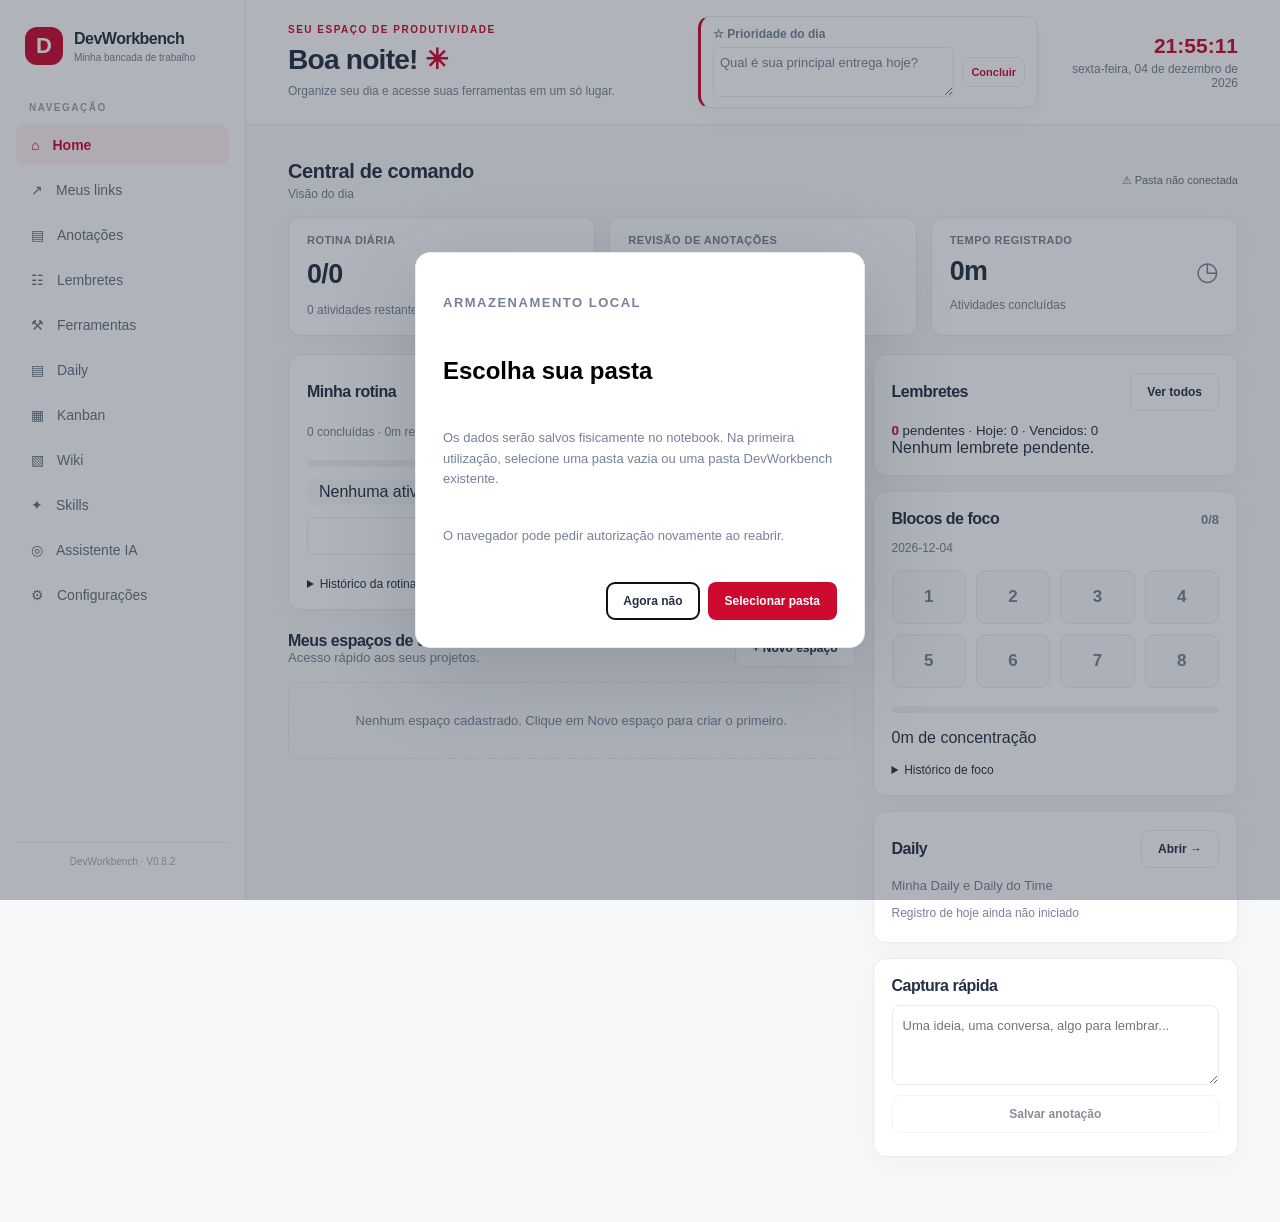
<file: index.html>
<!doctype html>
<html lang="pt-BR">
<head>
  <meta charset="UTF-8">
  <meta name="viewport" content="width=device-width, initial-scale=1">
  <title>DevWorkbench · Minha bancada</title>
  <link rel="stylesheet" href="css/style.css">
  <script src="js/storage.js" defer></script>
  <script src="js/core.js" defer></script>
<script src="js/catalog.js" defer></script>
<script src="js/links.js" defer></script>
<script src="js/spaces.js" defer></script>
<script src="js/routine.js" defer></script><script src="js/daily.js" defer></script><script src="js/focus.js" defer></script><script src="js/home.js" defer></script>
<script src="js/reminders.js" defer></script>
<script src="js/notes.js" defer></script>
<script src="js/config.js" defer></script><script src="js/app.js" defer></script>
</head>
<body>
  <div class="app">
    <aside class="sidebar">
      <div class="brand"><span class="brand-mark">D</span><div><strong>DevWorkbench</strong><small>Minha bancada de trabalho</small></div></div>
      <p class="nav-label">NAVEGAÇÃO</p>
      <nav aria-label="Menu principal">
        <button class="nav-item active" data-section="inicio">⌂ <span>Home</span></button>
        <button class="nav-item" data-section="links">↗ <span>Meus links</span></button>
        <button class="nav-item" data-section="anotacoes">▤ <span>Anotações</span></button>
        <button class="nav-item" data-section="lembretes">☷ <span>Lembretes</span></button>
        <button class="nav-item" data-section="ferramentas">⚒ <span>Ferramentas</span></button>
        <button class="nav-item" data-section="daily">▤ <span>Daily</span></button>
        <button class="nav-item" data-section="kanban">▦ <span>Kanban</span></button>
        <button class="nav-item" data-section="wiki">▧ <span>Wiki</span></button>
        <button class="nav-item" data-section="skills">✦ <span>Skills</span></button>
        <button class="nav-item" data-section="assistente">◎ <span>Assistente IA</span></button>
      <button class="nav-item" data-section="config">⚙ <span>Configurações</span></button></nav>
      <div class="sidebar-bottom"><p class="sidebar-note">DevWorkbench · V0.8.2</p></div>
    </aside>
    <main class="main">
      <header class="topbar home-header"><div class="breadcrumb">Minha bancada <span>/</span> <strong id="breadcrumbSection">Home</strong></div><div class="home-greeting"><p class="eyebrow">SEU ESPAÇO DE PRODUTIVIDADE</p><h1><span id="greetingNow">Boa tarde!</span> <span class="wave">✳</span></h1><p>Organize seu dia e acesse suas ferramentas em um só lugar.</p></div><div class="dw-priority"><label for="priorityText">☆ Prioridade do dia</label><div class="priority-controls"><textarea id="priorityText" rows="2" placeholder="Qual é sua principal entrega hoje?"></textarea><button id="priorityDone" class="btn btn-outline" type="button">Concluir</button></div></div><div class="clock"><span id="dateNow"></span><strong id="timeNow"></strong></div></header>
      <div class="content">
        <section id="section-inicio" class="page active">
<div class="command-heading"><div><h2>Central de comando</h2><p>Visão do dia</p></div><span class="muted-note" id="folderStatus"></span></div>
<div class="dw-stats command-stats">
 <div class="panel command-stat"><span>ROTINA DIÁRIA</span><div class="command-stat-value"><strong id="routineStat">0/0</strong><span class="command-ring" id="routineRing" aria-hidden="true"></span></div><small id="routineRemaining">0 atividades restantes</small></div>
 <button type="button" class="panel command-stat" id="reviewGo"><span>REVISÃO DE ANOTAÇÕES</span><div class="command-stat-value"><strong id="reviewPending">0</strong><span class="command-symbol" aria-hidden="true">▤</span></div><small>Consultar pendências →</small></button>
 <div class="panel command-stat"><span>TEMPO REGISTRADO</span><div class="command-stat-value"><strong id="routineRecorded">0m</strong><span class="command-symbol" aria-hidden="true">◷</span></div><small>Atividades concluídas</small></div>
</div>
<div class="dw-home command-home"><div class="command-left">
<section class="panel"><div class="panel-heading"><h2>Minha rotina</h2><button id="routineAdd" class="btn btn-primary">+ Atividade</button></div><p id="routineSummary" class="muted-note"></p><div class="focus-track"><div id="routineBar"></div></div><form id="routineForm" hidden><input id="routineName" placeholder="Atividade" required><label>Início <input id="routineStart" type="time"></label><label>Fim <input id="routineEnd" type="time"></label><button class="btn btn-primary">Salvar</button></form><div id="routineRows"></div><button id="routineExpand" class="btn btn-outline dw-wide">Ver rotina completa</button><details><summary>Histórico da rotina</summary><input id="routineDate" type="date"><div id="routineHistory"></div></details></section>
<div class="section-heading spaces-heading"><div><h2>Meus espaços de trabalho</h2><p>Acesso rápido aos seus projetos.</p></div><button class="btn btn-outline" id="addSpace">+ Novo espaço</button></div><div id="spaceCards" class="links-grid command-spaces"></div>
</div><div class="dw-side command-right"><section class="panel"><div class="panel-heading"><h2>Lembretes</h2><button class="btn btn-outline" data-goto="lembretes">Ver todos</button></div><small><strong id="remTotal">0</strong> pendentes · Hoje: <span id="remToday">0</span> · Vencidos: <span id="remOverdue">0</span></small><div id="remPreview"></div></section><section class="panel"><div class="panel-heading"><h2>Blocos de foco</h2><strong id="focusProgress">0/8</strong></div><span id="focusDate" class="muted-note"></span><div id="focusChecks" class="focus-checks"></div><div class="focus-track"><div id="focusBar"></div></div><p id="focusTime"></p><details><summary>Histórico de foco</summary><div id="focusHistory"></div></details></section>
<section class="panel dw-daily-link"><div class="panel-heading"><h2>Daily</h2><button class="btn btn-outline" id="homeDailyOpen">Abrir →</button></div><p>Minha Daily e Daily do Time</p><small id="homeDailyStatus" class="muted-note">Registro de hoje ainda não iniciado.</small></section>
<section class="panel command-capture"><div class="panel-heading"><h2>Captura rápida</h2></div><textarea id="homeCapture" rows="3" placeholder="Uma ideia, uma conversa, algo para lembrar..." aria-label="Anotação rápida"></textarea><button class="btn btn-outline dw-wide" id="homeCaptureSave" disabled>Salvar anotação</button><small id="homeCaptureStatus" role="status"></small></section>
</div></div>
        </section>
        <section id="section-daily" class="page"><div class="section-heading"><h1>Daily</h1><input id="dailyDate" type="date"></div><div class="panel" id="dailyPriority"></div><div class="dw-daily"><section class="panel"><h2>Minha Daily</h2><label>O que fiz ontem?<textarea id="dailyYesterday" rows="5"></textarea></label><label>O que vou fazer hoje?<textarea id="dailyToday" rows="5"></textarea></label><label>Impedimentos<textarea id="dailyBlockers" rows="3"></textarea></label><button id="dailyImport" class="btn btn-outline">Aproveitar atividades da rotina</button><button id="dailyCopy" class="btn btn-outline">Copiar minha Daily</button></section><section class="panel"><h2>Daily do Time</h2><div id="dailyPeople"></div><form id="personForm"><input id="personName" placeholder="Nome do integrante" required><button class="btn btn-primary">+ Adicionar</button></form><label>Alinhamentos gerais<textarea id="dailyGeneral" rows="4"></textarea></label></section></div><section class="panel"><h2>Histórico de Dailys</h2><div id="dailyHistory"></div><p id="dailyStatus" role="status"></p></section></section><section id="section-links" class="page"><div class="section-heading page-heading"><div><p class="eyebrow">ACESSO RÁPIDO</p><h1>Meus links</h1><p>Organize os portais e ferramentas que você usa.</p></div><button class="btn btn-primary" data-add-link>+ Adicionar link</button></div><div id="favoritesSection" class="favorites-section"><div class="favorites-heading"><span>★ Favoritos</span><small>Seus atalhos principais</small></div><div id="favoriteLinks" class="favorite-links"></div></div><input id="searchLinks" class="search" placeholder="Buscar por nome, URL, descrição ou tag..." aria-label="Buscar links"><select id="linkWorkspaceFilter"></select><div id="tagFilters" class="tag-filters"></div><div class="list-toolbar"><span id="linksCount"></span><label for="pageSize">Por página <select id="pageSize"><option value="12">12</option><option value="24">24</option><option value="48">48</option></select></label></div><div id="allLinks" class="links-grid"></div><div id="linksPagination" class="pagination"></div></section>

        <section id="section-anotacoes" class="page"><div class="section-heading page-heading"><div><p class="eyebrow">CAPTURE AGORA · ORGANIZE DEPOIS</p><h1>Anotações</h1><p>Registros rápidos, mesmo sem título.</p></div><div><button class="btn btn-outline" id="quickNote">Captura rápida</button> <button class="btn btn-primary" id="newNote">+ Nova anotação</button></div></div><div id="noteStats" class="note-stats"></div><section class="note-type-panel" aria-label="Tipos e destinações"><div class="note-type-heading">Tipos de anotação e destinações</div><div id="noteTypes" class="note-types"></div></section><div class="filter-line"><input id="searchNotes" class="search" placeholder="Buscar título, conteúdo ou tags..."><select id="noteFilter"><option value="all">Todas</option><option value="untitled">Sem título</option><option value="late">Vencidas</option><option value="today">Hoje</option><option value="pending">Pendentes de revisão</option><option value="reviewed">Revisadas</option><option value="archived">Arquivadas</option><option value="pinned">Fixadas</option></select></div><div class="filter-line"><select id="noteTypeFilter"></select><select id="noteWorkspaceFilter"></select><select id="noteTagFilter"></select><select id="noteDestination"><option value="">Todas as destinações</option><option value="wiki">Wiki</option><option value="demand">Demanda</option></select></div><div class="filter-line note-date-line"><select id="noteDateFilter"><option value="all">Todas as datas</option><option value="today">Hoje</option><option value="yesterday">Ontem</option><option value="7">Últimos 7 dias</option><option value="30">Últimos 30 dias</option><option value="custom">Personalizado</option></select><label id="noteFromWrap" hidden>De <input id="noteFrom" type="date"></label><label id="noteToWrap" hidden>Até <input id="noteTo" type="date"></label></div><div id="noteList" class="notes-list"></div></section>
        <section id="section-lembretes" class="page"><div class="section-heading page-heading"><div><p class="eyebrow">ORGANIZAÇÃO DIÁRIA</p><h1>Lembretes</h1><p>Prioridades sempre no topo.</p></div></div><form id="reminderForm" class="panel reminder-form"><input id="remText" placeholder="O que precisa ser feito?" maxlength="240" required><div class="form-row"><label>Data <input id="remDate" type="date" required></label><label>Horário (opcional) <input id="remTime" type="time"></label><div class="rem-tag-field"><span>Tags</span><details id="remTagPicker" class="tag-picker"><summary>Selecionar tags</summary><div id="remTagOptions"></div></details><select id="remTags" multiple hidden></select></div><label>Espaço de trabalho<select id="remSpace"></select></label><label class="priority-label"><input id="remPriority" type="checkbox"> Prioridade</label></div><div class="form-actions"><button id="cancelRemEdit" type="button" class="btn btn-outline" hidden>Cancelar edição</button><button class="btn btn-primary" type="submit" id="remSubmit">+ Adicionar lembrete</button></div></form><select id="remWorkspaceFilter"></select><div id="reminderGroups" class="reminder-groups"></div><details class="panel completed-panel"><summary>Concluídos <span id="completedCount"></span></summary><div id="completedReminders"></div></details></section>
        <section id="section-ferramentas" class="page"><div class="section-heading page-heading"><div><p class="eyebrow">UTILITÁRIOS TÉCNICOS</p><h1>Ferramentas</h1><p>Recursos que funcionam diretamente no navegador.</p></div></div><a class="tool-card" href="tools/visualizador_csv_v2.html" target="_blank" rel="noopener"><span class="tool-icon">▤</span><span><strong>Visualizador e Validador CSV · V2</strong><small>SQL, filtros, comparação de registros, profiling e exportação CSV.</small></span><span class="red-text">Abrir ↗</span></a><p class="muted-note">O visualizador atual usa bibliotecas externas e pode exigir conexão com a internet.</p></section>
        <section id="section-config" class="page"><div class="section-heading page-heading"><div><h1>Configurações</h1><p>Administração da bancada · V0.8.2</p></div></div><section class="panel config-panel"><h2>Armazenamento</h2><p id="configFolder"></p><button id="chooseFolder" class="btn btn-outline">Selecionar pasta</button></section><section class="panel config-panel"><h2>Blocos de foco</h2><div class="form-row"><label>Quantidade diária<input id="configBlocks" type="number" min="1" max="16"></label><label>Minutos por bloco<input id="configMinutes" type="number" min="1" max="240"></label></div><button id="saveConfig" class="btn btn-primary">Salvar configurações</button></section><section class="panel config-panel"><h2>Cadastro de tags</h2><div class="form-row"><input id="tagName" placeholder="Nova tag"><button class="btn btn-primary" id="addTag">Cadastrar</button></div><div id="tagList"></div></section></section><section id="section-placeholder" class="page"><div class="placeholder"><span class="placeholder-icon">◇</span><p class="eyebrow">EM CONSTRUÇÃO</p><h1 id="placeholderTitle">Em breve</h1><p>Vamos construir este módulo juntos, com calma e uma funcionalidade por vez.</p><button class="btn btn-outline" id="backHome">Voltar à Home</button></div></section>
      </div>
    </main>
  </div>
  <div id="toast" role="status" aria-live="polite"></div>
  <dialog id="confirmDialog" class="custom-confirm"><div class="dialog-form"><h2 id="confirmTitle">Confirmar ação</h2><p id="confirmMessage"></p><div class="dialog-actions"><button id="confirmCancel" class="btn btn-outline">Cancelar</button><button id="confirmYes" class="btn btn-primary">Confirmar</button></div></div></dialog>
  <dialog id="folderDialog"><div class="dialog-form"><p class="eyebrow">ARMAZENAMENTO LOCAL</p><h2>Escolha sua pasta</h2><p>Os dados serão salvos fisicamente no notebook. Na primeira utilização, selecione uma pasta vazia ou uma pasta DevWorkbench existente.</p><p>O navegador pode pedir autorização novamente ao reabrir.</p><div class="dialog-actions"><button id="folderCancel" class="btn btn-outline">Agora não</button><button id="folderConnect" class="btn btn-primary">Selecionar pasta</button></div></div></dialog>
  <div id="noteOverlay" class="note-overlay" hidden><div class="note-backdrop" id="noteBackdrop"></div><aside class="note-drawer"><div class="drawer-header"><div><h2>Editar anotação</h2><span id="noteSaveStatus">Aguardando edição</span></div><div><button id="expandNote" class="icon-btn" title="Expandir">⛶</button><button id="closeNote" class="icon-btn" title="Fechar">×</button></div></div><div class="drawer-body"><label>Título (opcional)</label><input id="noteTitle" placeholder="Definir depois..."><label>Tags cadastradas</label><details id="noteTagPicker" class="tag-picker"><summary>Selecionar tags</summary><div id="noteTagOptions"></div></details><select id="noteTags" multiple hidden></select><label>Espaço de trabalho (opcional)</label><select id="noteSpace"><option value="">Sem espaço</option></select><div class="drawer-check"><label><input id="noteReviewed" type="checkbox"> Revisada</label><label><input id="noteArchived" type="checkbox"> Arquivada</label></div><div class="drawer-check"><label><input type="checkbox" id="noteWiki"> Wiki</label><label><input type="checkbox" id="noteDemand"> Demanda</label><label><input type="checkbox" id="notePinned"> Fixada</label></div><label>Tipo de anotação</label><select id="noteType"></select><small id="noteMeta"></small><div id="editorToolbar"></div><div id="noteBody" contenteditable="true" role="textbox" aria-multiline="true"></div></div><div class="drawer-footer"><button id="deleteNote" class="btn btn-outline">Excluir</button><button id="saveNote" class="btn btn-primary">Salvar agora</button></div></aside></div>
  <dialog id="linkDialog"><form id="linkForm" class="dialog-form"><div class="dialog-head"><div><p class="eyebrow">ACESSO RÁPIDO</p><h2 id="dialogTitle">Adicionar link</h2></div><button type="button" id="closeDialog" class="icon-btn" aria-label="Fechar">×</button></div><label for="linkName">Nome do link</label><input id="linkName" maxlength="80" required placeholder="Ex.: Portal GitHub"><label for="linkUrl">Endereço (URL)</label><input id="linkUrl" type="url" required placeholder="https://exemplo.com"><label for="linkTags">Tags cadastradas (Ctrl para múltiplas)</label><select id="linkTags" multiple size="3"></select><label>Espaço de trabalho</label><select id="linkSpace"></select><label for="linkDescription">Descrição (opcional)</label><textarea id="linkDescription" rows="3" maxlength="240" placeholder="Para que serve este link?"></textarea><div class="dialog-actions"><button type="button" id="deleteLink" class="btn btn-outline" hidden>Excluir link</button><button type="button" id="cancelDialog" class="btn btn-outline">Cancelar</button><button type="submit" class="btn btn-primary">Salvar link</button></div></form></dialog>
<dialog id="spaceDialog"><form id="spaceForm" class="dialog-form"><div class="dialog-head"><div><p class="eyebrow">ESPAÇO DE TRABALHO</p><h2>Novo espaço</h2></div><button type="button" class="icon-btn" id="closeSpace" aria-label="Fechar">×</button></div><label for="spaceName">Nome do espaço</label><input id="spaceName" maxlength="70" required placeholder="Ex.: Governança GitHub"><label for="spaceDescription">Descrição</label><textarea id="spaceDescription" maxlength="180" rows="3" placeholder="Sobre o que é este espaço?"></textarea><div class="dialog-actions"><button type="button" id="cancelSpace" class="btn btn-outline">Cancelar</button><button type="submit" class="btn btn-primary">Criar espaço</button></div></form></dialog>
<dialog id="modelDialog"><div class="dialog-form"><h2>Escolha um modelo</h2><div id="modelList"></div><button class="btn btn-outline" id="cancelModel">Cancelar</button></div></dialog><dialog id="workspaceDialog"><div class="dialog-form"><h2 id="workspaceTitle"></h2><div id="workspaceSummary"></div><button class="btn btn-outline" id="closeWorkspace">Fechar</button></div></dialog></body>
</html>
</file>
<file: css/style.css>
:root{--red:#cc092f;--red-dark:#a60727;--red-soft:#fff0f3;--bg:#f7f8fa;--surface:#fff;--text:#253044;--muted:#778296;--line:#e8ebf0;--shadow:0 8px 28px rgba(34,44,65,.035)}
*{box-sizing:border-box}body{margin:0;font-family:Inter,"Segoe UI",Arial,sans-serif;background:var(--bg);color:var(--text)}button,input,textarea{font:inherit}button{cursor:pointer}.app{display:flex;min-height:100vh}.sidebar{width:246px;flex-shrink:0;background:#fff;border-right:1px solid var(--line);padding:27px 16px 20px;display:flex;flex-direction:column;position:sticky;top:0;height:100vh}.brand{display:flex;align-items:center;gap:11px;padding:0 9px 37px}.brand-mark{display:grid;place-items:center;width:38px;height:38px;background:var(--red);color:#fff;font-weight:800;font-size:22px;border-radius:12px}.brand strong{display:block;font-size:16px;letter-spacing:-.5px}.brand small{display:block;color:var(--muted);font-size:10px;margin-top:4px}.nav-label,.eyebrow{color:var(--red);font-weight:750;letter-spacing:1.5px;font-size:10px}.nav-label{color:#9ba4b2;padding:0 13px;margin:0 0 12px}.sidebar nav{display:grid;gap:5px}.nav-item{border:0;background:transparent;color:#647083;display:flex;gap:13px;align-items:center;text-align:left;padding:12px 15px;border-radius:9px;font-size:14px}.nav-item::first-letter{font-size:18px}.nav-item:hover{background:#f7f8fa}.nav-item.active{background:var(--red-soft);color:var(--red);font-weight:700}.sidebar-bottom{margin-top:auto;padding:18px 13px 0;border-top:1px solid var(--line)}.focus-title{display:flex;align-items:center;gap:7px;font-size:13px;font-weight:700}.focus-title span:last-child{margin-left:auto;font-size:10px;color:var(--red);background:var(--red-soft);padding:4px 8px;border-radius:20px}.timer{text-align:center;font-size:37px;font-weight:750;letter-spacing:1px;font-variant-numeric:tabular-nums;margin:16px 0}.timer-actions,.timer-modes{display:flex;gap:8px}.timer-actions .btn{flex:1}.timer-modes{justify-content:center;margin-top:12px}.mode{border:0;background:transparent;color:var(--muted);font-size:12px;padding:6px 10px;border-radius:6px}.mode.active{background:#f2f3f6;color:var(--text);font-weight:700}.sidebar-note{text-align:center;font-size:10px;color:#a4adba;margin:22px 0 0}.main{flex:1;min-width:0}.topbar{height:74px;background:#fff;border-bottom:1px solid var(--line);display:flex;justify-content:space-between;align-items:center;padding:0 42px}.breadcrumb{font-size:13px;color:var(--muted)}.breadcrumb span{margin:0 11px;color:#c2c8d0}.breadcrumb strong{color:var(--text)}.clock{display:flex;gap:17px;align-items:center;color:var(--muted);font-size:12px}.clock strong{color:var(--red);font-size:15px;font-variant-numeric:tabular-nums}.content{max-width:1370px;margin:auto;padding:35px 42px 65px}.page{display:none}.page.active{display:block}.welcome{background:linear-gradient(115deg,#fff 40%,#fff5f6);border:1px solid #f3e7ea;border-radius:17px;padding:28px 32px;display:flex;align-items:center;justify-content:space-between}.welcome .eyebrow{margin:0 0 12px}.welcome h1{font-size:29px;letter-spacing:-1px;margin:0 0 9px}.welcome p:last-child{margin:0;color:var(--muted);font-size:14px}.wave{color:var(--red)}.welcome-icon{width:65px;height:65px;border-radius:20px;background:#fff0f3;color:var(--red);font-size:39px;display:grid;place-items:center}.stats{display:grid;grid-template-columns:repeat(3,minmax(0,1fr));gap:17px;margin:22px 0 37px}.stat,.panel,.link-card{background:var(--surface);border:1px solid var(--line);border-radius:13px;box-shadow:var(--shadow)}.stat{padding:21px 23px}.stat span,.stat small{display:block;color:var(--muted);font-size:12px}.stat strong{display:block;font-size:28px;margin:10px 0 5px;letter-spacing:-1px}.section-heading,.panel-heading{display:flex;align-items:center;justify-content:space-between;gap:15px;margin-bottom:17px}.section-heading h2,.panel-heading h2{font-size:19px;letter-spacing:-.5px;margin:0 0 5px}.section-heading p,.panel-heading p{color:var(--muted);font-size:13px;margin:0}.btn{border-radius:8px;border:1px solid transparent;padding:11px 16px;font-size:12px;font-weight:700;white-space:nowrap}.btn-primary{background:var(--red);color:#fff}.btn-primary:hover{background:var(--red-dark)}.btn-outline{background:#fff;border-color:var(--line);color:var(--text)}.btn-outline:hover{background:#f7f8fa}.btn-small{padding:9px 8px}.links-grid{display:grid;grid-template-columns:repeat(3,minmax(0,1fr));gap:16px}.link-card{padding:20px;position:relative;min-height:139px;transition:border-color .2s,transform .2s,box-shadow .2s}.link-card:hover{border-color:#e5b6c1;transform:translateY(-2px);box-shadow:0 9px 24px rgba(204,9,47,.055)}.link-card-main{display:block;text-decoration:none;color:inherit;padding-right:28px;overflow-wrap:anywhere}.link-symbol{display:grid;place-items:center;width:36px;height:36px;border-radius:10px;background:var(--red-soft);color:var(--red);font-size:18px;margin-bottom:13px}.link-card h3{font-size:14px;margin:0 0 7px}.link-card p{font-size:12px;line-height:1.5;color:var(--muted);margin:0}.card-actions{position:absolute;right:12px;top:12px;display:flex;gap:3px}.icon-btn{border:0;background:transparent;color:#9aa4b2;border-radius:6px;padding:4px 7px;font-size:19px}.icon-btn:hover{background:var(--red-soft);color:var(--red)}.empty{grid-column:1/-1;border:1px dashed #dce1e8;border-radius:12px;padding:30px;text-align:center;color:var(--muted);font-size:13px}.bottom-grid{display:grid;grid-template-columns:1.1fr 1fr;gap:17px;margin-top:34px}.panel{padding:22px}.task-form{display:flex;gap:8px}.task-form input,.search,.dialog-form input,.dialog-form textarea{width:100%;min-width:0;border:1px solid var(--line);background:#fff;color:var(--text);outline:none;border-radius:8px;padding:11px 13px;font-size:13px}.task-form input:focus,.search:focus,.dialog-form input:focus,.dialog-form textarea:focus{border-color:var(--red)}.task-list{margin-top:14px;display:grid;gap:6px}.task{display:flex;align-items:center;gap:9px;border-bottom:1px solid #f1f2f5;padding:10px 2px;font-size:13px}.task label{flex:1;display:flex;align-items:center;gap:10px;overflow-wrap:anywhere}.task input{accent-color:var(--red)}.task.done label span{text-decoration:line-through;color:#a3abb7}.task button{border:0;background:none;color:#a5adba;font-size:20px}.task button:hover{color:var(--red)}.task-empty{font-size:12px;color:var(--muted)}.roadmap{display:grid;gap:19px;margin-top:20px}.roadmap>div{display:grid;grid-template-columns:10px 1fr;column-gap:12px;align-items:center}.roadmap strong{font-size:13px}.roadmap small{grid-column:2;color:var(--muted);font-size:11px;margin-top:3px}.dot{width:9px;height:9px;background:#d7dce5;border-radius:50%}.dot.ready{background:var(--red)}.page-heading{margin-bottom:25px}.page-heading h1{margin:7px 0;font-size:29px}.search{max-width:420px;margin-bottom:22px}.placeholder{text-align:center;padding:110px 15px}.placeholder-icon{font-size:55px;color:var(--red)}.placeholder h1{font-size:28px;margin:9px}.placeholder>p:not(.eyebrow){color:var(--muted);font-size:14px;margin-bottom:25px}dialog{border:1px solid var(--line);border-radius:15px;width:min(450px,calc(100vw - 30px));padding:0;box-shadow:0 24px 90px rgba(30,40,60,.18)}dialog::backdrop{background:rgba(31,40,58,.35)}.dialog-form{padding:27px;display:grid;gap:10px}.dialog-head{display:flex;justify-content:space-between;align-items:start;margin-bottom:10px}.dialog-head h2{margin:5px 0;font-size:21px}.dialog-form label{font-size:12px;font-weight:700}.dialog-form textarea{resize:vertical}.dialog-actions{display:flex;justify-content:end;gap:8px;margin-top:12px}@media(max-width:1100px){.links-grid{grid-template-columns:repeat(2,minmax(0,1fr))}.content{padding:30px 25px}.topbar{padding:0 25px}}@media(max-width:760px){.app{display:block}.sidebar{position:static;width:100%;height:auto;padding:15px}.brand{padding:0 0 15px}.sidebar nav{display:flex;overflow-x:auto}.nav-label,.sidebar-bottom{display:none}.nav-item{white-space:nowrap}.topbar{height:auto;min-height:65px;padding:12px 16px;gap:8px;flex-wrap:wrap}.clock{gap:9px}.content{padding:20px 15px}.stats{grid-template-columns:1fr;gap:10px}.links-grid,.bottom-grid{grid-template-columns:1fr}.welcome{padding:23px}.welcome-icon{display:none}.section-heading{align-items:start}.section-heading .btn{white-space:normal}}

/* V0.5 — espaços na Home, tags e paginação de links */
.space-card{position:relative;background:#fff;border:1px solid var(--line);border-radius:13px;padding:22px;min-height:175px;box-shadow:var(--shadow)}
.space-icon{display:grid;place-items:center;width:38px;height:38px;background:var(--red-soft);color:var(--red);border-radius:10px;font-size:21px;margin-bottom:14px}
.space-card h3{font-size:15px;margin:0 28px 7px 0}.space-card p{font-size:12px;color:var(--muted);margin:0 0 17px;line-height:1.5}.space-status{font-size:11px;color:var(--red);background:var(--red-soft);padding:5px 9px;border-radius:20px}
.card-tags{display:flex;gap:5px;flex-wrap:wrap;margin-top:12px}.tag-badge{font-size:10px;background:#f4f5f7;color:#5c6573;padding:4px 7px;border-radius:6px}
.tag-filters{display:flex;gap:7px;flex-wrap:wrap;margin-bottom:18px}.tag-filter{border:1px solid var(--line);border-radius:18px;background:white;color:#667085;padding:7px 12px;font-size:12px}.tag-filter.active{border-color:var(--red);background:var(--red-soft);color:var(--red);font-weight:700}
.list-toolbar{display:flex;align-items:center;justify-content:space-between;margin:0 0 15px;color:var(--muted);font-size:12px;gap:12px}.list-toolbar label{display:flex;align-items:center;gap:7px}.list-toolbar select{border:1px solid var(--line);background:#fff;padding:6px;border-radius:7px;color:var(--text)}
.pagination{display:flex;justify-content:center;align-items:center;gap:15px;margin-top:22px;color:var(--muted);font-size:12px}.pagination button{border:1px solid var(--line);background:#fff;border-radius:7px;padding:9px 12px;color:var(--text)}.pagination button:disabled{opacity:.35;cursor:not-allowed}
@media(max-width:760px){.list-toolbar{align-items:flex-start;flex-direction:column}}

/* V0.6 — Favoritos compactos e meta diária de foco */
.favorites-section{background:#fff;border:1px solid var(--line);border-radius:13px;padding:14px 17px;margin-bottom:20px}
.favorites-section[hidden]{display:none}.favorites-heading{display:flex;align-items:center;gap:12px;margin-bottom:12px}.favorites-heading span{font-size:13px;font-weight:750;color:var(--text)}.favorites-heading small{font-size:11px;color:var(--muted)}
.favorite-links{display:flex;gap:8px;flex-wrap:wrap}.favorite-chip{display:inline-flex;align-items:center;gap:7px;text-decoration:none;color:var(--text);background:#f8f9fb;border:1px solid var(--line);border-radius:8px;padding:8px 11px;font-size:12px;font-weight:600;max-width:200px}.favorite-chip span:last-child{overflow:hidden;text-overflow:ellipsis;white-space:nowrap}.favorite-chip:hover{border-color:#e5b6c1;background:var(--red-soft)}.favorite-star,.favorite-toggle.is-favorite{color:#c48b16}.favorite-toggle{font-size:20px}
.focus-date{font-size:11px;color:var(--muted)}.focus-summary{display:flex;align-items:center;justify-content:space-between;gap:10px;margin:20px 0 15px}.focus-summary>strong{font-size:30px;letter-spacing:-1px}.focus-goal{display:flex;align-items:center;gap:9px;font-size:12px}.focus-goal span{color:var(--muted);margin-right:5px}.goal-button{border:1px solid var(--line);background:white;width:29px;height:29px;border-radius:8px;color:var(--text)}.goal-button:disabled{opacity:.4;cursor:not-allowed}.focus-checks{display:flex;flex-wrap:wrap;gap:9px}.focus-check{width:39px;height:39px;border-radius:10px;border:1px solid var(--line);background:#f8f9fb;color:#778296;font-weight:700}.focus-check.completed{background:var(--red-soft);border-color:#e6b3c0;color:var(--red)}.focus-track{height:7px;border-radius:9px;background:#f0f1f4;overflow:hidden;margin-top:18px}.focus-track>div{height:100%;background:var(--red);border-radius:9px;transition:width .2s}.focus-hint{font-size:11px;color:var(--muted);margin:12px 0 0;line-height:1.5}
/* V0.6 consolidada — componentes independentes */
.sidebar-bottom{padding:8px}.sidebar-note{margin:5px 0}.topbar{gap:12px}.clock{flex-wrap:wrap;justify-content:flex-end}#folderStatus{font-size:11px;max-width:180px;overflow:hidden;text-overflow:ellipsis;white-space:nowrap;color:#6b7280}.home-grid{display:grid;grid-template-columns:1fr 1fr;gap:17px;margin:22px 0}.home-focus{margin-bottom:32px}.spaces-heading{margin-top:20px}.home-numbers{display:grid;grid-template-columns:1fr 1fr;gap:12px}.home-numbers>div{padding:15px;background:#f8f9fb;border-radius:9px}.home-numbers strong{display:block;font-size:32px}.home-numbers small{color:var(--muted);font-size:12px}.red-text{color:var(--red)!important}.mini-list{display:grid;gap:6px;margin-top:13px}.mini-item{display:block;text-align:left;border:0;background:#f8f9fb;border-radius:7px;padding:9px 11px;color:var(--text);font-size:12px}.mini-item.is-priority{color:var(--red);font-weight:800}.filter-line{display:flex;gap:14px;align-items:start}.filter-line select,.form-row input,.form-row select,#noteSpace{border:1px solid var(--line);border-radius:8px;padding:10px;background:#fff;color:var(--text)}.notes-list{display:grid;grid-template-columns:repeat(2,minmax(0,1fr));gap:13px}.note-card{display:block;text-align:left;background:white;border:1px solid var(--line);border-radius:12px;padding:19px;min-height:125px;overflow-wrap:anywhere}.note-card:hover{border-color:#e3a9b7}.note-card strong{display:block;font-size:15px}.note-card p{font-size:12px;color:var(--muted);line-height:1.6}.note-card small{color:var(--red);font-size:11px}.reminder-form{margin-bottom:20px}.reminder-form>input{width:100%;padding:12px;border:1px solid var(--line);border-radius:8px}.form-row{display:flex;flex-wrap:wrap;gap:12px;margin:13px 0}.form-row label{display:grid;gap:6px;color:var(--muted);font-size:12px}.form-row .priority-label{display:flex;align-items:center;color:var(--red);font-weight:700}.form-actions{display:flex;justify-content:flex-end;gap:8px}.reminder-groups{display:grid;grid-template-columns:1fr 1fr;gap:17px}.reminder-group h2{font-size:16px;margin:0 0 12px}.reminder-item{display:flex;align-items:center;gap:11px;padding:11px 0;border-bottom:1px solid var(--line)}.reminder-item input{accent-color:var(--red)}.reminder-content{flex:1;min-width:0;overflow-wrap:anywhere}.reminder-content strong{display:block;font-size:13px;font-weight:500}.reminder-item.priority .reminder-content strong{color:var(--red);font-weight:800}.reminder-content small{display:block;color:var(--muted);margin-top:5px}.reminder-group details>summary,.completed-panel summary{font-weight:700;cursor:pointer}.completed-panel{margin-top:17px}.completed-panel .reminder-content strong{text-decoration:line-through;color:var(--muted)}.muted-note{font-size:12px;color:var(--muted);line-height:1.6}.tool-card{display:flex;align-items:center;gap:16px;padding:25px;background:#fff;border:1px solid var(--line);border-radius:13px;color:var(--text);text-decoration:none}.tool-card:hover{border-color:#e3a9b7}.tool-card>span:nth-child(2){flex:1}.tool-card strong,.tool-card small{display:block}.tool-card small{color:var(--muted);margin-top:8px}.tool-icon{display:grid;place-items:center;background:var(--red-soft);color:var(--red);font-size:28px;width:60px;height:60px;border-radius:12px}.note-overlay[hidden]{display:none}.note-overlay{position:fixed;inset:0;z-index:100;display:flex;justify-content:flex-end}.note-backdrop{position:absolute;inset:0;background:rgba(24,32,46,.28)}.note-drawer{position:relative;z-index:1;width:min(590px,100vw);height:100%;background:white;box-shadow:-14px 0 50px rgba(30,40,60,.15);display:flex;flex-direction:column}.note-overlay.expanded .note-drawer{width:min(1100px,100vw)}.drawer-header,.drawer-footer{display:flex;align-items:center;justify-content:space-between;padding:20px 25px;border-bottom:1px solid var(--line)}.drawer-header h2{margin:0 0 5px;font-size:19px}.drawer-header span{font-size:11px;color:#188038}.drawer-header span.save-error{color:var(--red)}.drawer-body{display:flex;flex-direction:column;gap:10px;padding:22px 25px;overflow-y:auto;flex:1}.drawer-body>label{font-size:12px;font-weight:700}.drawer-body>input,.drawer-body>textarea,.drawer-body>select{width:100%;border:1px solid var(--line);border-radius:8px;padding:11px;color:var(--text)}#noteBody{min-height:250px;flex:1;resize:vertical;font-family:inherit;line-height:1.6}.drawer-check{display:flex;gap:20px;margin:8px 0}.drawer-check input{accent-color:var(--red)}.drawer-footer{border-top:1px solid var(--line);border-bottom:0}#toast{position:fixed;right:20px;bottom:20px;z-index:200;background:#253044;color:white;padding:13px 17px;border-radius:9px;box-shadow:0 10px 30px #0002;opacity:0;pointer-events:none;transition:opacity .2s;font-size:13px;max-width:420px}#toast.show{opacity:1}#toast.error{background:#a60727}.custom-confirm p,#folderDialog p{font-size:13px;line-height:1.6;color:var(--muted)}@media(max-width:900px){.home-grid,.reminder-groups{grid-template-columns:1fr}.notes-list{grid-template-columns:1fr}}@media(max-width:760px){.filter-line{display:block}.topbar .clock{justify-content:flex-start}.home-numbers strong{font-size:25px}}
.note-overlay{justify-content:center;align-items:center}.note-drawer{width:min(1100px,92vw);height:92vh;border-radius:14px;overflow:hidden}.note-overlay.expanded .note-drawer{width:98vw;height:98vh}.drawer-body{display:grid;grid-template-columns:1fr 1fr;align-content:start;gap:8px}.drawer-body>label,.drawer-body>input,.drawer-body>select,.drawer-body>small,.drawer-check,#editorToolbar,#noteBody{grid-column:1/-1}#editorToolbar{position:sticky;top:0;z-index:2;background:#f5f6f8;padding:8px;display:flex;flex-wrap:wrap;gap:5px;border:1px solid #ddd;border-radius:8px}#editorToolbar button,.mini-item button{border:1px solid #ddd;background:white;padding:6px 9px;border-radius:5px;cursor:pointer}#noteBody{border:1px solid #ddd;border-radius:8px;padding:22px;min-height:360px;outline:none;overflow-wrap:anywhere}#noteBody img{max-width:100%}#noteBody pre{background:#243044;color:white;padding:15px;white-space:pre-wrap;border-radius:7px}#noteBody table{border-collapse:collapse}#noteBody td,#noteBody th{border:1px solid #ccc;padding:8px}#noteBody blockquote{background:#f4f5f8;border-left:4px solid #cc092f;padding:12px}.note-stats{display:grid;grid-template-columns:repeat(auto-fit,minmax(110px,1fr));gap:8px;margin-bottom:18px}.note-stat{background:white;border:1px solid #ddd;border-radius:8px;padding:12px;text-align:left;color:#444}.note-stat strong{display:block;font-size:25px;color:#cc092f}select{max-width:100%;padding:8px;border:1px solid #ddd;border-radius:6px;background:white}#modelList{display:grid;gap:8px}#tagList .mini-item{display:flex;gap:5px;flex-wrap:wrap}#workspaceSummary p{margin:8px 0 15px}.home-numbers:has(#reviewPending){grid-template-columns:1fr}

/* V0.7.1 */
.drawer-body{display:flex;flex-direction:column;min-height:0;overflow-y:auto;gap:8px}.drawer-body>*{flex-shrink:0}#noteBody{flex:0 0 auto;min-height:360px;height:auto;resize:none;overflow:visible;display:flow-root;white-space:normal}#noteBody h1,#noteBody h2,#noteBody h3{margin:14px 0 5px;line-height:1.3}#noteBody p{margin:4px 0 12px;min-height:1.4em}#editorToolbar{flex-shrink:0;top:0}.tag-picker{border:1px solid var(--line);border-radius:8px;background:white;padding:10px}.tag-picker summary{cursor:pointer}.tag-picker label{display:flex;gap:8px;align-items:center;padding:5px}.config-panel{margin-bottom:16px}.config-panel h2{margin-top:0}#noteTags[hidden]{display:none!important}

/* V0.7.1b */
#noteList{margin-top:24px;grid-template-columns:repeat(auto-fit,minmax(min(100%,245px),1fr));gap:12px}.note-card{padding:13px;min-height:130px;height:145px;display:flex;flex-direction:column;gap:5px;overflow:hidden}.note-card-top{display:flex;justify-content:space-between;gap:8px;width:100%;font-size:11px;color:var(--muted)}.note-card strong,.note-card>small{white-space:nowrap;overflow:hidden;text-overflow:ellipsis;width:100%}.note-card p{margin:0;display:-webkit-box;-webkit-line-clamp:2;-webkit-box-orient:vertical;overflow:hidden;line-height:1.45;flex:1}.note-overdue{border-left:3px solid var(--red)}.note-date-line{flex-wrap:wrap;align-items:center;margin-top:10px}.note-date-line input{border:1px solid var(--line);border-radius:8px;padding:9px}.note-date-line label[hidden],#remTags[hidden],#deleteLink[hidden]{display:none!important}.note-stats{grid-template-columns:repeat(auto-fit,minmax(105px,1fr))!important}.rem-tag-field{display:flex;flex-direction:column;gap:6px;font-size:12px;color:var(--muted);width:200px}.rem-tag-field .tag-picker{position:relative;color:var(--text);margin:0}.rem-tag-field summary{white-space:nowrap;overflow:hidden;text-overflow:ellipsis}.rem-tag-field #remTagOptions{position:absolute;top:100%;left:0;right:0;background:white;border:1px solid var(--line);border-radius:8px;padding:8px;z-index:20;max-height:220px;overflow:auto;box-shadow:0 6px 20px #0002}.rem-tag-field #remTagOptions label{display:flex;align-items:center;gap:8px;padding:5px;color:var(--text)}#deleteLink{margin-right:auto;color:var(--red)}
/* V0.8 */
.dw-priority{background:#cc092f;color:white;border-radius:12px;padding:18px;margin:16px 0;display:grid;grid-template-columns:1fr auto;gap:8px;align-items:center}.dw-priority small{grid-column:1/-1;letter-spacing:1px;font-weight:700}.dw-priority input{background:transparent;color:white;border:0;border-bottom:1px solid #ffffff80;font-size:20px;font-weight:650;min-width:0}.dw-priority input::placeholder{color:#ffd5de}.dw-priority button{background:white;color:#cc092f}.dw-stats{display:grid;grid-template-columns:repeat(4,minmax(0,1fr));gap:12px;margin-bottom:14px}.dw-stats .panel{display:flex;flex-direction:column;text-align:left;gap:6px;font-size:13px}.dw-stats strong{font-size:27px}.dw-home{display:grid;grid-template-columns:minmax(0,1.8fr) minmax(0,1fr);gap:14px;align-items:start}.dw-side{display:grid;gap:12px}.dw-task{display:flex;align-items:center;gap:9px;border-bottom:1px solid #edf0f3;padding:10px 0;flex-wrap:wrap}.dw-task span{flex:1;min-width:100px}.dw-task small,.dw-rem small{color:#667085;font-size:11px}.dw-task input,.dw-rem input{accent-color:#cc092f}.dw-wide{width:100%;margin:12px 0}.dw-rem{display:grid;grid-template-columns:auto 1fr;gap:5px 8px;padding:9px 0;border-bottom:1px solid #edf0f3}.dw-rem small{grid-column:2}.dw-daily-link{margin-top:16px}.dw-daily{display:grid;grid-template-columns:1fr 1fr;gap:14px;margin:14px 0;align-items:start}.dw-daily label,#focusForm label{display:block;margin:12px 0}.dw-daily textarea{display:block;width:100%;margin-top:6px;resize:vertical}.dw-person{border-bottom:1px solid #e5e7eb;padding:12px 0}.dw-person strong{margin-right:8px}.dw-person textarea{margin-top:8px}.dw-person button{margin-left:5px}.dw-home details{margin-top:10px;font-size:12px}.dw-home summary{cursor:pointer}.dw-home .focus-track>div{height:100%;background:#cc092f}.dw-home form:not([hidden]){display:flex;gap:8px;flex-wrap:wrap;margin:10px 0}.dw-home [hidden]{display:none!important}#dailyHistory{display:flex;gap:8px;flex-wrap:wrap}#focusForm input,#focusForm select{display:block;width:100%}@media(max-width:850px){.dw-home,.dw-daily{grid-template-columns:1fr}.dw-stats{grid-template-columns:repeat(2,1fr)}}

/* V0.8.1 — refinamento de layout */
.topbar .home-greeting,.topbar .dw-priority{display:none}.topbar.home-header{height:auto;min-height:116px;display:grid;grid-template-columns:minmax(0,1fr) minmax(0,340px) minmax(112px,auto);gap:20px;padding-block:16px;align-items:center}.home-header .breadcrumb{display:none}.home-header .home-greeting{display:block;min-width:0}.home-greeting .eyebrow{margin:0 0 8px}.home-greeting h1{font-size:clamp(22px,2.2vw,29px);letter-spacing:-.8px;margin:0 0 6px}.home-greeting p:last-child{font-size:12px;color:var(--muted);margin:0;line-height:1.5}.home-header .clock{display:flex;flex-direction:column;align-items:flex-end;gap:4px;text-align:right;min-width:0}.home-header .clock strong{order:-1;font-size:21px}.home-header .clock span{max-width:180px;overflow-wrap:anywhere}.home-header .dw-priority{display:flex;flex-direction:column;align-items:stretch;background:#fff;color:var(--text);border:1px solid var(--line);border-left:3px solid var(--red);margin:0;padding:10px 12px;gap:6px;min-width:0;box-shadow:var(--shadow)}.dw-priority label{font-size:12px;color:var(--muted);font-weight:700}.priority-controls{display:flex;align-items:center;gap:8px;min-width:0}.priority-controls textarea{flex:1;min-width:0;width:100%;resize:vertical;min-height:40px;max-height:120px;line-height:1.4;border:1px solid var(--line);border-radius:6px;padding:6px;color:var(--text);font-size:13px;overflow-wrap:anywhere}.priority-controls button{font-size:11px;padding:8px;flex:0 0 auto;max-width:100%}.priority-controls textarea::placeholder{color:var(--muted)}
#focusChecks{display:grid;grid-template-columns:repeat(4,minmax(0,1fr));gap:10px;margin-top:12px}.focus-check{width:100%;height:54px;min-width:0;font-size:17px}.focus-check.completed{background:var(--red-soft);color:var(--red)}
#noteStats.note-stats{grid-template-columns:repeat(3,minmax(0,1fr))!important;gap:12px;margin-bottom:14px}.note-stat{min-width:0;display:flex;flex-direction:column;gap:6px;padding:16px;overflow-wrap:anywhere}.note-stat>span{font-size:13px;color:var(--muted)}.note-stat strong{font-size:30px;line-height:1.15;overflow-wrap:anywhere}.note-stat small{font-size:11px;color:var(--muted);line-height:1.4}.note-stat.selected,.note-type-chip.selected{border-color:var(--red);background:var(--red-soft)}.note-type-panel{background:white;border:1px solid var(--line);border-radius:10px;padding:14px;margin-bottom:18px;min-width:0}.note-type-heading{font-size:11px;color:var(--muted);font-weight:700;margin-bottom:10px}.note-types{display:flex;flex-wrap:wrap;gap:7px}.note-type-chip{display:inline-flex;align-items:center;gap:8px;max-width:100%;min-width:0;border:1px solid var(--line);border-radius:7px;background:#f7f8fa;color:var(--text);padding:7px 10px;font-size:12px;text-align:left}.note-type-chip span{min-width:0;overflow-wrap:anywhere}.note-type-chip strong{font-size:12px;padding:2px 6px;background:white;border-radius:4px;flex-shrink:0}.note-card-top{min-width:0;align-items:center}.note-card-top small{min-width:0;white-space:nowrap;overflow:hidden;text-overflow:ellipsis}.note-card-top span{flex-shrink:0;font-size:10px}.note-card p{overflow-wrap:anywhere}.note-card strong,.note-card>small{min-width:0}.panel,.space-card,.link-card,.dw-stats .panel,.panel-heading>*,.section-heading>*,.filter-line>*,.dw-rem>*,.dw-task span,.mini-item,.tag,.tag-filter,.dw-person,.dw-daily>*,.favorite-link{min-width:0;max-width:100%;overflow-wrap:anywhere}.panel-heading,.section-heading{flex-wrap:wrap}.btn{max-width:100%;white-space:normal;overflow-wrap:anywhere}.dw-stats strong{overflow-wrap:anywhere}.dw-task span{min-width:0;flex-basis:100px}.space-card h3,.link-card h3{overflow-wrap:anywhere}.filter-line{flex-wrap:wrap}.filter-line select{min-width:0;max-width:100%}.dw-person strong{overflow-wrap:anywhere}.dw-daily textarea{min-width:0;max-width:100%}
@media(max-width:1100px){.topbar.home-header{grid-template-columns:minmax(0,1fr) minmax(0,285px) minmax(95px,auto);gap:12px}.home-header .clock strong{font-size:18px}}@media(max-width:900px){.topbar.home-header{grid-template-columns:minmax(0,1fr) auto}.home-header .home-greeting{grid-column:1;grid-row:1}.home-header .clock{grid-column:2;grid-row:1}.home-header .dw-priority{grid-column:1/-1;grid-row:2}.focus-check{height:50px}}@media(max-width:520px){#noteStats.note-stats{grid-template-columns:repeat(auto-fit,minmax(min(100%,100px),1fr))!important;gap:6px}.note-stat{padding:10px}.note-stat strong{font-size:24px}.home-greeting h1{font-size:22px}.priority-controls{flex-wrap:wrap}.priority-controls textarea{flex-basis:100%}}

/* V0.8.2 - Central de comando: estilos restritos à Home */
#section-inicio .command-heading{display:flex;align-items:center;justify-content:space-between;gap:12px;margin-bottom:16px;flex-wrap:wrap}#section-inicio .command-heading h2{font-size:20px;letter-spacing:-.35px;margin:0 0 4px}#section-inicio .command-heading p{margin:0;color:var(--muted);font-size:12px}#section-inicio .command-stats{grid-template-columns:repeat(3,minmax(0,1fr));gap:14px;margin-bottom:18px}#section-inicio .command-stat{padding:16px 18px;gap:9px;min-width:0;background:white;color:var(--text);border:1px solid var(--line);border-radius:12px}#section-inicio button.command-stat{cursor:pointer}#section-inicio button.command-stat:hover{border-color:var(--red)}#section-inicio .command-stat>span{font-size:11px;letter-spacing:.45px;color:var(--muted);font-weight:700}#section-inicio .command-stat small{font-size:12px;color:var(--muted);line-height:1.4}#section-inicio .command-stat-value{display:flex;align-items:center;justify-content:space-between;gap:8px;min-width:0}#section-inicio .command-stat-value strong{font-size:clamp(20px,2.1vw,30px);line-height:1.2;letter-spacing:-.6px;min-width:0}#reviewGo strong{color:var(--red)}.command-ring{width:38px;height:38px;flex:0 0 38px;border-radius:50%;background:conic-gradient(var(--red) var(--progress,0%),#edf0f4 0);display:grid;place-items:center}.command-ring:after{content:'';width:28px;height:28px;border-radius:50%;background:white}.command-symbol{color:var(--muted);font-size:26px;flex-shrink:0}#reviewGo .command-symbol{color:var(--red)}#section-inicio .command-home{grid-template-columns:minmax(0,1.55fr) minmax(0,1fr);gap:18px}#section-inicio .command-left,#section-inicio .command-right{display:grid;gap:15px;min-width:0;align-content:start}#section-inicio .command-home .panel{padding:18px;min-width:0}#section-inicio .command-home h2{font-size:16px;margin:0;overflow-wrap:anywhere}#section-inicio .command-home .panel-heading{margin-bottom:10px}#section-inicio #routineRows{background:#f7f8fa;border-radius:9px;padding:4px 12px;margin-top:12px;min-width:0}#section-inicio .dw-task:last-child{border-bottom:none}#section-inicio .dw-task button{padding:5px 9px}#section-inicio .dw-task span{min-width:0}#section-inicio .dw-task small{min-width:0;overflow-wrap:anywhere}#section-inicio .spaces-heading{margin:4px 0 0;gap:8px}#section-inicio .command-spaces{grid-template-columns:1fr;gap:10px}#section-inicio .space-card{min-height:0;padding:15px 16px;display:grid;grid-template-columns:38px minmax(0,1fr);gap:5px 12px}#section-inicio .space-card .space-icon{grid-column:1;grid-row:1/3;margin:0;align-self:start}#section-inicio .space-card h3{grid-column:2;margin:0;padding-right:0;overflow-wrap:anywhere}#section-inicio .space-card p{grid-column:2;margin:0 0 5px}#section-inicio .space-card .space-status{grid-column:1/-1;border-top:1px solid var(--line);border-radius:0;background:none;color:var(--muted);padding:10px 0 0;white-space:normal;overflow-wrap:anywhere}#section-inicio .space-card .card-actions{position:static;grid-column:1/-1;justify-content:flex-end;gap:8px}#section-inicio .space-card .card-actions .btn{padding:7px 10px}#section-inicio .dw-daily-link{margin:0}#section-inicio .dw-daily-link p{font-size:13px;color:var(--muted);margin:0 0 10px}#section-inicio .command-started{color:#18734a}#section-inicio .command-capture textarea{display:block;width:100%;min-width:0;max-width:100%;resize:vertical;border:1px solid var(--line);border-radius:8px;padding:10px;font:inherit;font-size:13px;line-height:1.5;overflow-wrap:anywhere}#section-inicio .command-capture .dw-wide{margin:10px 0 0}#homeCaptureStatus{display:block;color:var(--muted);margin-top:5px;overflow-wrap:anywhere}#homeCaptureSave:disabled{opacity:.55;cursor:default}#section-inicio #focusProgress{font-size:13px;color:var(--muted)}#section-inicio #focusChecks{grid-template-columns:repeat(4,minmax(0,1fr))}#section-inicio #remTotal{color:var(--red)}
@media(max-width:1000px){#section-inicio .command-home{grid-template-columns:1fr 1fr;gap:12px}#section-inicio .command-stat{padding:12px}#section-inicio .command-symbol,.command-ring{display:none}}@media(max-width:850px){#section-inicio .command-home{grid-template-columns:1fr}}@media(max-width:540px){#section-inicio .command-stats{grid-template-columns:1fr}#section-inicio .command-home .panel{padding:14px}}
</file>
